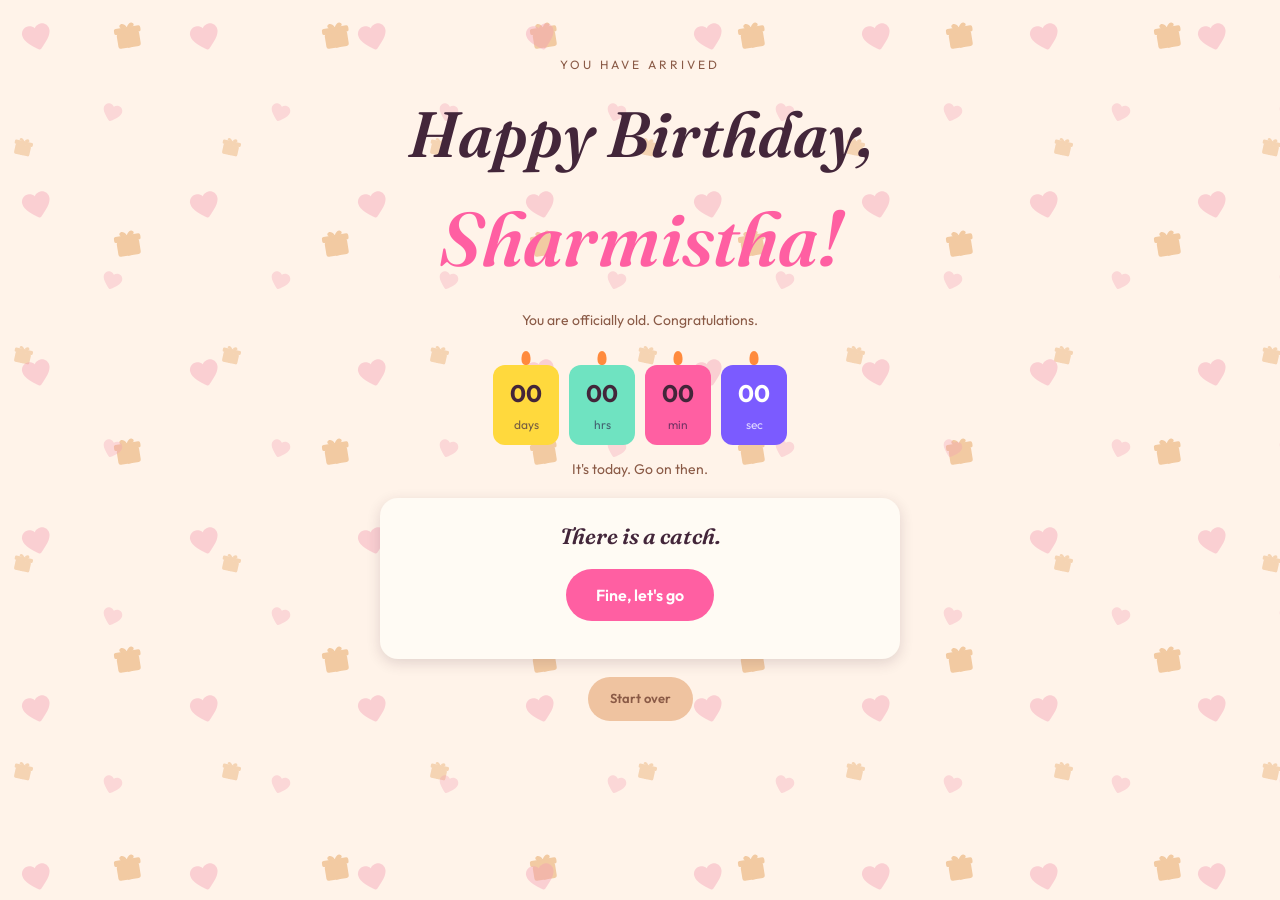
<file: index.html>
<!doctype html>
<html lang="en">
<head>
<meta charset="utf-8">
<meta name="viewport" content="width=device-width,initial-scale=1">
<title>Happy Birthday</title>
<link rel="preconnect" href="https://fonts.gstatic.com" crossorigin>
<link href="https://fonts.googleapis.com/css2?family=Fraunces:ital,wght@1,600&family=Outfit:wght@400;600&display=swap" rel="stylesheet">
<link rel="stylesheet" href="assets/style.css">
</head>
<body>
<nav id="flags"></nav>

<main class="wrap">
  <p class="eyebrow">You have arrived</p>
  <h1 style="font-size:clamp(38px,11vw,64px)">Happy Birthday,</h1>
  <h1 id="name" style="font-size:clamp(44px,13vw,76px);color:var(--pink)"></h1>
  <p class="hint">You are officially old. Congratulations.</p>

  <div class="count">
    <div class="unit"><b id="d">00</b><span>days</span></div>
    <div class="unit"><b id="h">00</b><span>hrs</span></div>
    <div class="unit"><b id="m">00</b><span>min</span></div>
    <div class="unit"><b id="s">00</b><span>sec</span></div>
  </div>
  <p class="hint" id="tick"></p>

  <div class="card">
    <h2 style="font-size:22px">There is a catch.</h2>
    <p class="hint" id="toll"></p>
    <p><a class="btn" id="go" href="gate1.html">Fine, let's go</a></p>
    <p class="hint" id="lockNote"></p>
  </div>

  <p><button class="btn" style="background:var(--soft);color:var(--dim);font-size:13px;padding:12px 22px"
     onclick="Prog.reset();location.reload()">Start over</button></p>
</main>

<script src="assets/app.js"></script>
<script>
document.getElementById("name").textContent = CONFIG.name + "!";
document.title = "Happy Birthday, " + CONFIG.name;

const target = new Date(CONFIG.birthday);
const pad = n => String(n).padStart(2, "0");

// Shows the gates as shut until midnight, then opens them in place - she
// should not have to reload the page at the moment it turns.
function paintLock() {
  const go = document.getElementById("go");
  const note = document.getElementById("lockNote");
  if (unlocked()) {
    go.classList.remove("locked");
    go.removeAttribute("aria-disabled");
    go.setAttribute("href", "gate1.html");
    go.textContent = "Fine, let's go";
    note.textContent = "";
  } else {
    go.classList.add("locked");
    go.setAttribute("aria-disabled", "true");
    go.removeAttribute("href");          // nothing to click, not even by keyboard
    go.textContent = "Locked until tomorrow";
    note.textContent = "None of it opens until it is actually your birthday.";
  }
}

function tick() {
  const left = target - Date.now();
  if (left <= 0) {
    document.querySelector(".count").hidden = true;
    document.getElementById("tick").textContent = "It's today. Go on then.";
    paintLock();                          // the gates open without a reload
    clearInterval(clock);
    return;
  }
  const s = Math.floor(left / 1000);
  d.textContent = pad(Math.floor(s / 86400));
  h.textContent = pad(Math.floor(s / 3600) % 24);
  m.textContent = pad(Math.floor(s / 60) % 60);
  document.getElementById("s").textContent = pad(s % 60);
}

// Run it once up front - setInterval alone leaves the clock reading 00:00:00:00
// for the first second, which next to "Locked until tomorrow" looks like the
// countdown has already finished.
tick();
const clock = setInterval(tick, 1000);

// The wall isn't a game, so the toll is everything before it.
const WORDS = ["no","One","Two","Three","Four","Five","Six","Seven","Eight","Nine","Ten"];
const games = GATES.length - 1;
document.getElementById("toll").textContent =
  (WORDS[games] || games) + " things stand between you and your presents. "
  + "None of them are fair.";

paintLock();
start();
</script>
</body>
</html>
</file>
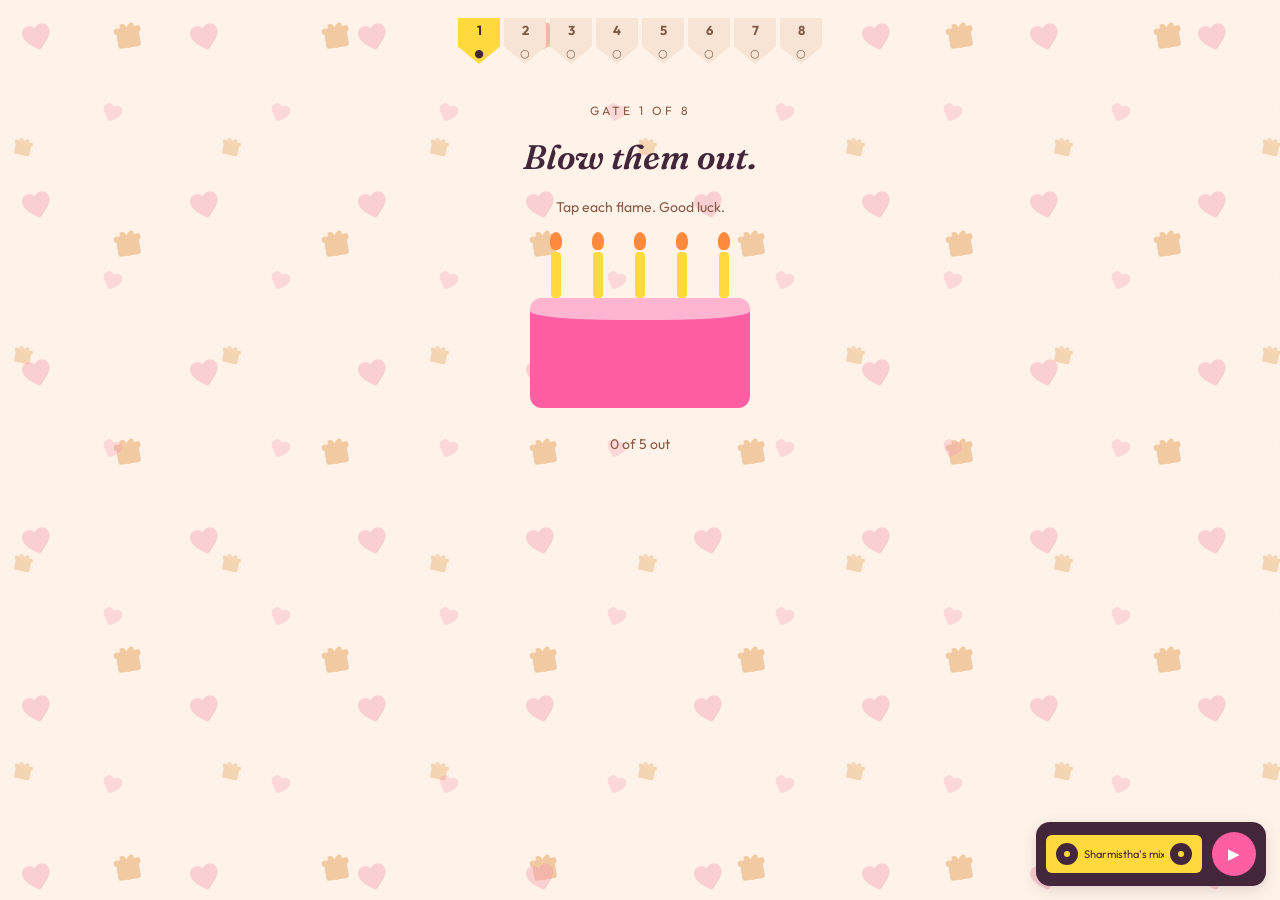
<file: game-catch.html>
<!doctype html>
<html lang="en">
<head>
<meta charset="utf-8">
<meta name="viewport" content="width=device-width,initial-scale=1">
<title>Gate 4 — Catch</title>
<link href="https://fonts.googleapis.com/css2?family=Fraunces:ital,wght@1,600&family=Outfit:wght@400;600&display=swap" rel="stylesheet">
<link rel="stylesheet" href="assets/style.css">
</head>
<body>
<nav id="flags"></nav>

<main class="wrap">
  <p class="eyebrow"></p>
  <h1 style="font-size:34px">Catch five.</h1>
  <p class="hint">Slide the basket. Arrow keys work too.</p>

  <canvas class="catch-stage" id="stage" width="320" height="380"
          tabindex="0" aria-label="Catch the falling presents"></canvas>
  <p class="hint" id="status" style="margin-top:16px">0 of 5 caught</p>

  <div class="card" id="cleared" hidden>
    <p class="cleared-text"></p>
    <a class="btn" href="#">Next gate</a>
  </div>
</main>

<script src="assets/app.js"></script>
<script>
Prog.guard();
start();

const W = 320, H = 380, NEED = 5;
const FLOOR = H - 34, BASKET_H = 18;
const COLORS = ["#FF5FA2", "#FFD93D", "#6FE3C1", "#7B5BFF"];

const cv = document.getElementById("stage");
const ctx = cv.getContext("2d");
const status = document.getElementById("status");
const calm = matchMedia("(prefers-reduced-motion: reduce)").matches;

// Reduced motion gets the endgame conditions from the very first frame.
let basketW = calm ? 240 : 70;
let speed   = calm ? 1.1 : 2.7;
let basketX = W / 2, caught = 0, missed = 0, over = false, raf = 0, spawn = 0;
let gifts = [];

const clampBasket = () => {
  basketX = Math.max(basketW / 2, Math.min(W - basketW / 2, basketX));
};

/* --- steering --- */
function aimAt(clientX) {
  const r = cv.getBoundingClientRect();
  basketX = (clientX - r.left) * (W / r.width);
  clampBasket();
}
cv.addEventListener("pointermove", e => { e.preventDefault(); aimAt(e.clientX); });
cv.addEventListener("pointerdown", e => { cv.focus(); aimAt(e.clientX); });
addEventListener("keydown", e => {
  if (e.key === "ArrowLeft")  { basketX -= 26; clampBasket(); e.preventDefault(); }
  if (e.key === "ArrowRight") { basketX += 26; clampBasket(); e.preventDefault(); }
});

/* --- the fold: every drop makes the basket harder to miss with --- */
const TAUNTS = [
  "The basket grew. We won't discuss it.",
  "Bigger basket. Slower presents. No comment.",
  "It's basically a net now.",
  "You would have to try to miss.",
  "At this point the basket is the floor."
];

function drop() {
  missed++;
  basketW = Math.min(W, basketW + 30);
  speed = Math.max(0.9, speed * 0.88);
  clampBasket();
  paint(TAUNTS[Math.min(missed, TAUNTS.length) - 1]);
}

function paint(extra) {
  status.textContent = caught + " of " + NEED + " caught" + (extra ? " \u2014 " + extra : "");
}

/* --- draw --- */
function gift(g) {
  ctx.fillStyle = g.col;
  ctx.fillRect(g.x - 13, g.y - 13, 26, 26);
  ctx.fillStyle = "rgba(255,255,255,.75)";
  ctx.fillRect(g.x - 2, g.y - 13, 4, 26);
  ctx.fillRect(g.x - 13, g.y - 2, 26, 4);
}

function frame() {
  ctx.clearRect(0, 0, W, H);

  if (--spawn <= 0) {
    gifts.push({ x: 24 + Math.random() * (W - 48), y: -16, col: COLORS[(Math.random() * 4) | 0] });
    spawn = calm ? 90 : 52;
  }

  gifts = gifts.filter(g => {
    g.y += speed;

    const landed = g.y + 13 >= FLOOR && g.y - 13 <= FLOOR + BASKET_H;
    if (landed) {
      if (Math.abs(g.x - basketX) <= basketW / 2 + 12) {
        caught++;
        paint();
        guide.bump();
        if (caught >= NEED) win("Five caught. The basket helped. Nobody saw.");
        return false;
      }
    }
    if (g.y - 13 > H) { drop(); return false; }
    return true;
  });

  gifts.forEach(gift);

  // basket
  ctx.fillStyle = "#2B1B44";
  ctx.fillRect(basketX - basketW / 2, FLOOR, basketW, BASKET_H);
  ctx.fillStyle = "#FFD93D";
  ctx.fillRect(basketX - basketW / 2, FLOOR, basketW, 5);

  if (!over) raf = requestAnimationFrame(frame);
}

function win(message) {
  if (over) return;
  over = true;
  cancelAnimationFrame(raf);
  guide.stop();
  paint();
  clearGate(message);
}

paint();
raf = requestAnimationFrame(frame);

const guide = mercy(40, () => win("Presents delivered by hand. Same result."));
</script>
</body>
</html>
</file>
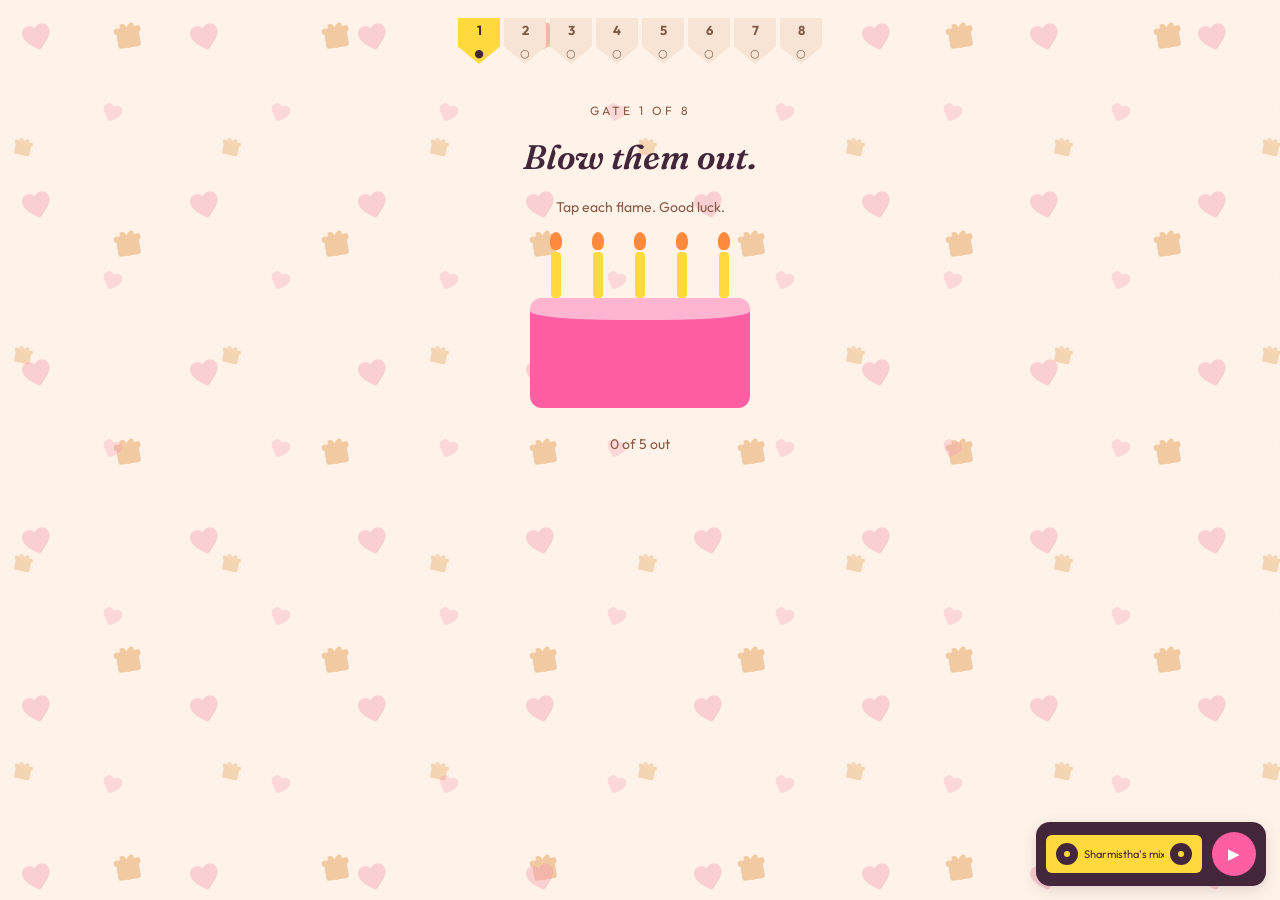
<file: game-code.html>
<!doctype html>
<html lang="en">
<head>
<meta charset="utf-8">
<meta name="viewport" content="width=device-width,initial-scale=1">
<title>Gate 7 — The lock</title>
<link href="https://fonts.googleapis.com/css2?family=Fraunces:ital,wght@1,600&family=Outfit:wght@400;600&display=swap" rel="stylesheet">
<link rel="stylesheet" href="assets/style.css">
</head>
<body>
<nav id="flags"></nav>

<main class="wrap">
  <p class="eyebrow"></p>
  <h1 style="font-size:34px">The last lock.</h1>
  <p class="hint">Four digits. Only you could possibly know it.</p>

  <div class="pin-dots" id="dots" role="status" aria-label="Code entry"></div>
  <div class="keypad" id="pad"></div>
  <p class="hint" id="status" style="margin-top:18px">Enter the code.</p>

  <div class="card" id="cleared" hidden>
    <p class="cleared-text"></p>
    <a class="btn" href="#">Open the wall</a>
  </div>
</main>

<script src="assets/app.js"></script>
<script>
Prog.guard();
start();

// The code is her birthday: day, then month. Nothing new to configure.
function codeFrom(iso) {
  const d = new Date(iso);
  if (isNaN(d.getTime())) return null;
  return String(d.getDate()).padStart(2, "0") + String(d.getMonth() + 1).padStart(2, "0");
}
const CODE = codeFrom(CONFIG.birthday);
const LOCK = CODE || "0000";

const dots = document.getElementById("dots");
const pad = document.getElementById("pad");
const status = document.getElementById("status");

let entry = "", tries = 0, over = false;

/* --- the hints give up faster than she will --- */
const HINTS = [
  CODE ? "It's a date." : "The birthday in the config is unreadable, so it's 0000.",
  "A date you know well.",
  "It's your date.",
  "Day, then month.",
  "It's " + LOCK + ". Openly. In writing."
];

for (const key of ["1","2","3","4","5","6","7","8","9","clear","0","del"]) {
  const b = document.createElement("button");
  b.className = "key" + (key === "clear" || key === "del" ? " key-alt" : "");
  b.textContent = key === "del" ? "\u232B" : key === "clear" ? "\u21BA" : key;
  b.setAttribute("aria-label",
    key === "del" ? "Delete" : key === "clear" ? "Clear" : "Digit " + key);
  b.onclick = () => press(key);
  pad.appendChild(b);
}

addEventListener("keydown", e => {
  if (/^[0-9]$/.test(e.key)) press(e.key);
  else if (e.key === "Backspace") { press("del"); e.preventDefault(); }
  else if (e.key === "Escape") press("clear");
});

function press(key) {
  if (over) return;
  if (key === "del") entry = entry.slice(0, -1);
  else if (key === "clear") entry = "";
  else if (entry.length < 4) entry += key;

  paint();
  if (entry.length === 4) setTimeout(check, 220);
}

function check() {
  // After five wrong tries the lock stops caring what you typed.
  if (entry === LOCK || tries >= HINTS.length) {
    return win(entry === LOCK
      ? "Open. It was your own birthday."
      : "The lock gave up before you did.");
  }

  status.textContent = HINTS[tries];
  tries++;
  guide.bump();                       // she is still trying; no need to step in
  entry = "";
  dots.classList.add("wrong");
  setTimeout(() => { dots.classList.remove("wrong"); paint(); }, 420);
}

function paint() {
  dots.innerHTML = Array.from({ length: 4 }, (_, i) =>
    `<span class="dot${i < entry.length ? " filled" : ""}"></span>`).join("");
}

function win(message) {
  if (over) return;
  over = true;
  guide.stop();
  entry = LOCK;
  paint();
  status.textContent = "Unlocked.";
  pad.querySelectorAll("button").forEach(b => b.disabled = true);
  clearGate(message);
}

paint();

const guide = mercy(45, () => win("The lock let you in out of pity."));
</script>
</body>
</html>
</file>
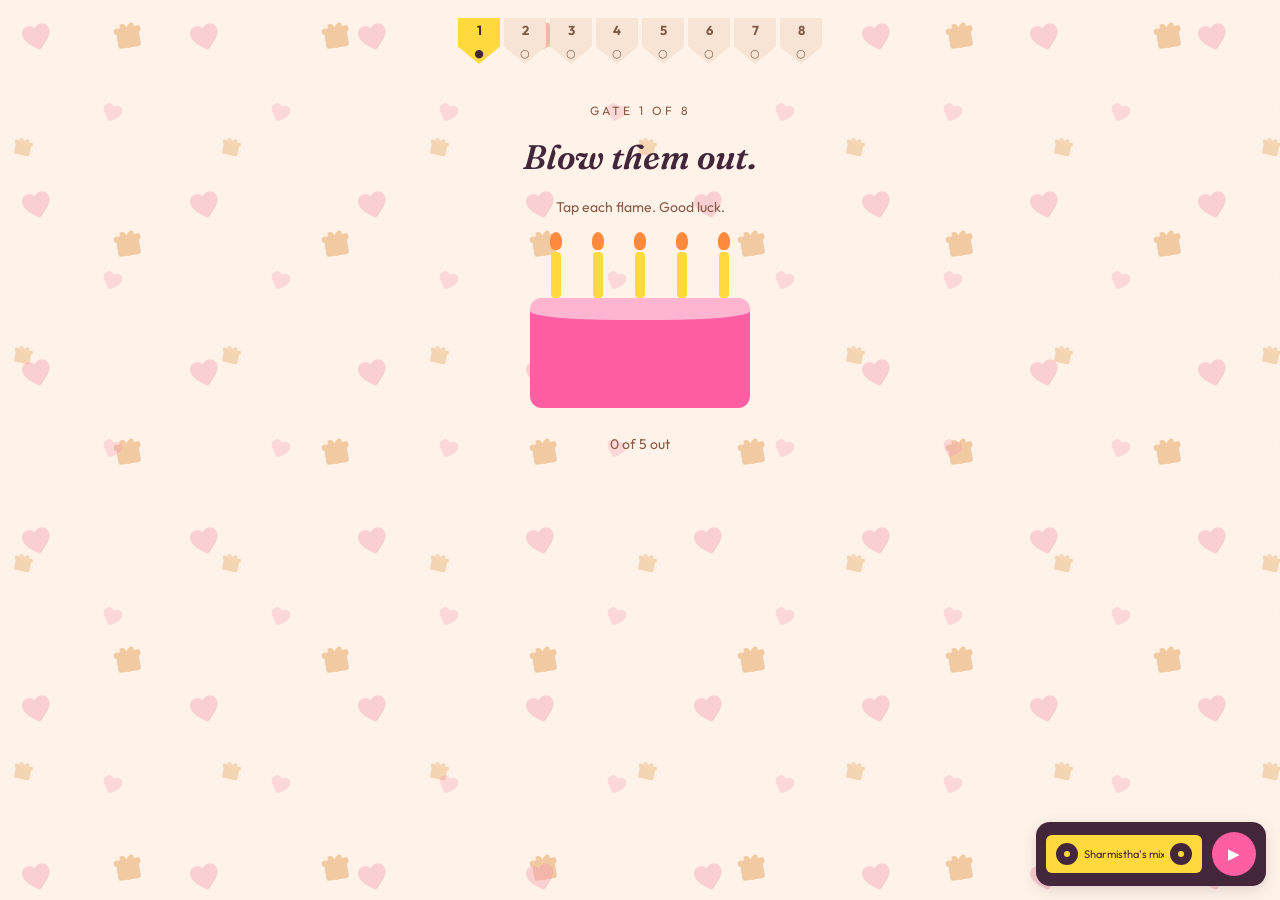
<file: game-memory.html>
<!doctype html>
<html lang="en">
<head>
<meta charset="utf-8">
<meta name="viewport" content="width=device-width,initial-scale=1">
<title>Gate 2 — Memory</title>
<link href="https://fonts.googleapis.com/css2?family=Fraunces:ital,wght@1,600&family=Outfit:wght@400;600&display=swap" rel="stylesheet">
<link rel="stylesheet" href="assets/style.css">
</head>
<body>
<nav id="flags"></nav>

<main class="wrap">
  <p class="eyebrow"></p>
  <h1 style="font-size:34px">Find the pairs.</h1>
  <p class="hint">Six pairs. Your memory is famously excellent.</p>

  <div class="memory-grid" id="grid"></div>
  <p class="hint" id="status" style="margin-top:22px">0 of 6 pairs</p>

  <div class="card" id="cleared" hidden>
    <p class="cleared-text"></p>
    <a class="btn" href="#">Next gate</a>
  </div>
</main>

<script src="assets/app.js"></script>
<script>
Prog.guard();
start();

const FACES = ["\u{1F382}", "\u{1F388}", "\u{1F381}", "\u{1F370}", "\u{1F389}", "\u2B50"];
const PAIRS = FACES.length;

// Fisher-Yates, so the layout is different every time she comes back.
const deck = FACES.concat(FACES);
for (let i = deck.length - 1; i > 0; i--) {
  const j = (Math.random() * (i + 1)) | 0;
  [deck[i], deck[j]] = [deck[j], deck[i]];
}

const grid = document.getElementById("grid");
const status = document.getElementById("status");

let first = null, busy = false, misses = 0, found = 0, over = false;

// No shortcuts: a wrong pair always turns back over, however many times she
// gets it wrong. If she genuinely stalls, mercy below is the way out.

const tiles = deck.map((face, i) => {
  const b = document.createElement("button");
  b.className = "card-tile";
  b.innerHTML = `<span class="face">${face}</span>`;
  b.setAttribute("aria-label", "Card " + (i + 1));
  b.onclick = () => tap(i);
  grid.appendChild(b);
  return b;
});

const show = i => { tiles[i].classList.add("up"); };
const hide = i => { if (tiles[i].dataset.done !== "1") tiles[i].classList.remove("up"); };

function lockPair(a, b) {
  [a, b].forEach(i => {
    tiles[i].dataset.done = "1";
    tiles[i].classList.add("up", "done");
    tiles[i].disabled = true;
  });
  found++;
  paint();
  guide.bump();                       // progress: put the way out away again
  if (found === PAIRS) win("Six pairs. Nobody doubted you.");
}

function tap(i) {
  if (over || busy) return;
  if (tiles[i].dataset.done === "1") return;
  if (first === i) return;

  show(i);

  if (first === null) { first = i; return; }

  const a = first;
  first = null;

  if (deck[a] === deck[i]) { lockPair(a, i); return; }

  misses++;
  paint();

  busy = true;
  setTimeout(() => { hide(a); hide(i); busy = false; }, 800);
}

const TAUNTS = [
  "Close.",
  "Not those two.",
  "You had that one a moment ago.",
  "Confidently wrong.",
  "They are not going to start helping.",
  "Still six pairs in there somewhere."
];

function paint() {
  status.textContent = found + " of " + PAIRS + " pairs"
    + (misses && !over ? " \u2014 " + TAUNTS[Math.min(misses, TAUNTS.length) - 1] : "");
}

function win(message) {
  over = true;
  guide.stop();
  tiles.forEach(t => { t.disabled = true; t.classList.add("up"); });
  status.textContent = PAIRS + " of " + PAIRS + " pairs";
  clearGate(message);
}

// Only if she genuinely stalls - the clock restarts on every pair she finds.
const guide = mercy(45, () => win("You waited it out. Respectable strategy."));
</script>
</body>
</html>
</file>
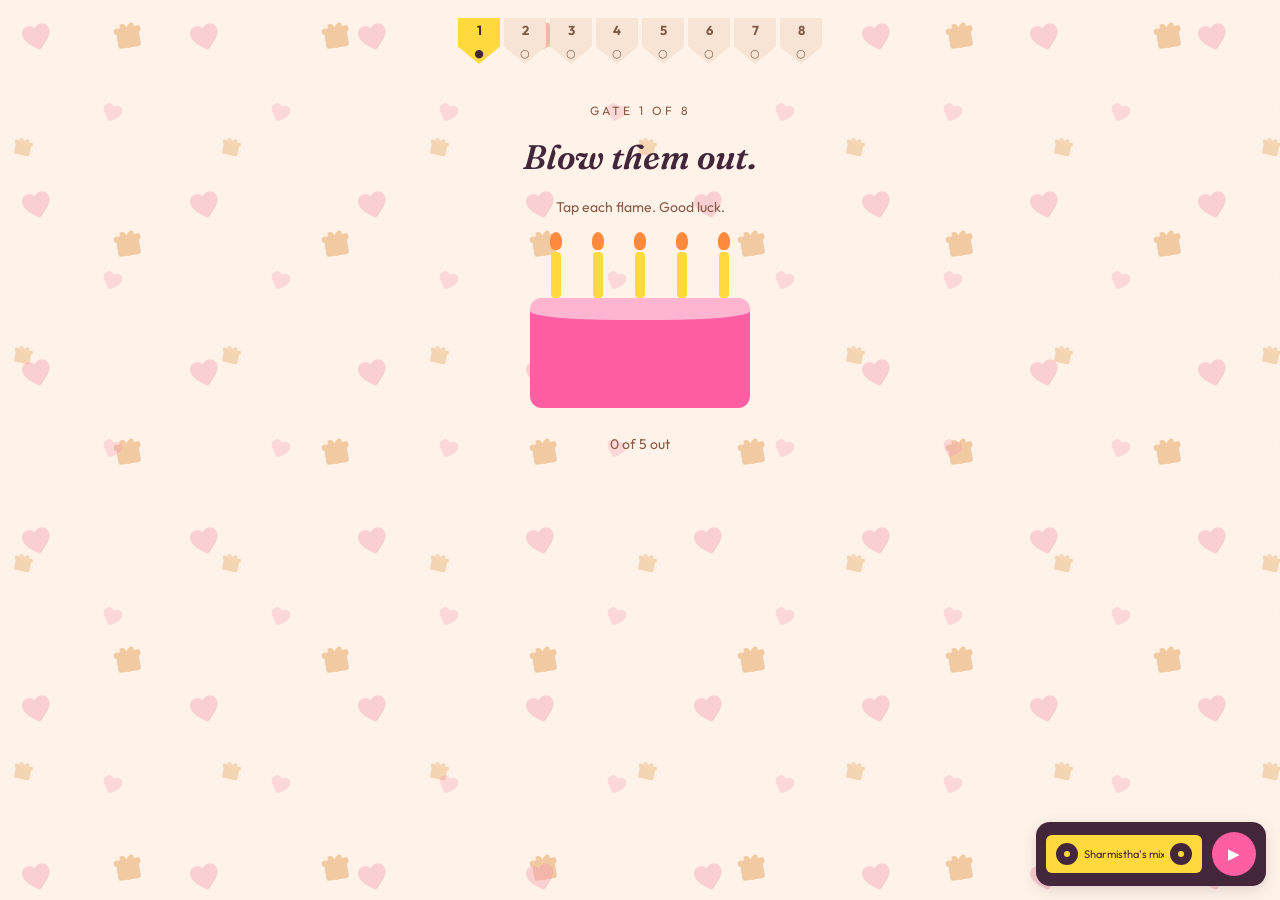
<file: gate1.html>
<!doctype html>
<html lang="en">
<head>
<meta charset="utf-8">
<meta name="viewport" content="width=device-width,initial-scale=1">
<title>Gate 1 — Candles</title>
<link href="https://fonts.googleapis.com/css2?family=Fraunces:ital,wght@1,600&family=Outfit:wght@400;600&display=swap" rel="stylesheet">
<link rel="stylesheet" href="assets/style.css">
</head>
<body>
<nav id="flags"></nav>

<main class="wrap">
  <p class="eyebrow"></p>
  <h1 style="font-size:34px">Blow them out.</h1>
  <p class="hint">Tap each flame. Good luck.</p>

  <div class="cake" id="cake"></div>
  <p class="hint" id="status" style="margin-top:26px">0 of 5 out</p>

  <div class="card" id="cleared" hidden>
    <p class="cleared-text"></p>
    <a class="btn" href="#">Next gate</a>
  </div>
</main>

<script src="assets/app.js"></script>
<script>
Prog.guard();
start();

// How many times each candle stubbornly relights itself.
const RELIGHTS = [1, 2, 1, 3, 5];
const cake = document.getElementById("cake");
const status = document.getElementById("status");
const left = RELIGHTS.slice();
let pending = 0;   // relights currently on their way back

RELIGHTS.forEach((_, i) => {
  const c = document.createElement("button");
  c.className = "candle";
  c.style.left = (21 + i * 42) + "px";   // 42px apart so the tap areas never overlap
  c.setAttribute("aria-label", "Candle " + (i + 1));
  c.onclick = () => blow(i, c);
  cake.appendChild(c);
});

function blow(i, el) {
  if (el.classList.contains("out")) return;
  el.classList.add("out");

  if (left[i] > 0) {
    left[i]--;
    pending++;                      // this one is coming back
    setTimeout(() => {
      el.classList.remove("out");
      el.classList.add("relit");
      setTimeout(() => el.classList.remove("relit"), 400);
      pending--;
      count();
    }, 650 + Math.random() * 900);
  }

  // After the relight is booked, not before - counting first let the final
  // tap win while its own relight was still a line of code away.
  count();
}

function count() {
  const out = cake.querySelectorAll(".candle.out").length;
  const total = RELIGHTS.length;
  status.textContent = out + " of " + total + " out"
    + (out < total && left[4] === 0 ? " — the last one is just tired now" : "");
  // Every candle dark AND nothing queued to relight. Without the pending
  // check, tapping all five quickly won instantly - they were all briefly
  // "out" while their relights were still on the way, so the relight counts
  // above may as well not have existed.
  if (out === total && pending === 0) {
    clearGate("All out. That took longer than it should have.");
    cake.querySelectorAll(".candle").forEach(c => c.disabled = true);
  }
}
</script>
</body>
</html>
</file>
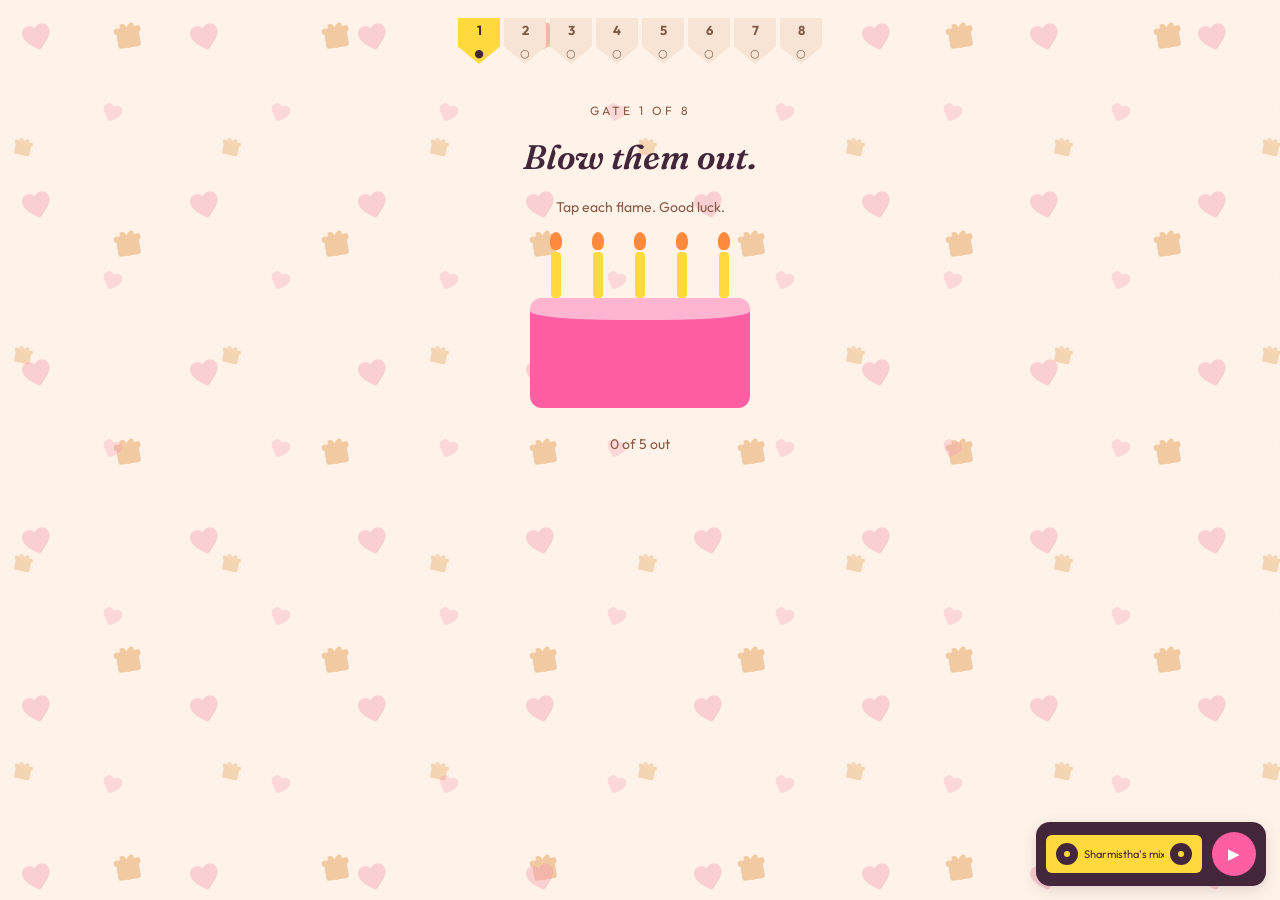
<file: gate2.html>
<!doctype html>
<html lang="en">
<head>
<meta charset="utf-8">
<meta name="viewport" content="width=device-width,initial-scale=1">
<title>Gate 2 — Balloons</title>
<link href="https://fonts.googleapis.com/css2?family=Fraunces:ital,wght@1,600&family=Outfit:wght@400;600&display=swap" rel="stylesheet">
<link rel="stylesheet" href="assets/style.css">
</head>
<body>
<nav id="flags"></nav>

<main class="wrap">
  <p class="eyebrow"></p>
  <h1 style="font-size:34px">Pop them all.</h1>
  <p class="hint">Each one is hiding a letter.</p>

  <div class="sky" id="sky"></div>
  <p class="spelled" id="spelled"></p>
  <p class="hint" id="taunt"></p>

  <div class="card" id="cleared" hidden>
    <p class="cleared-text"></p>
    <a class="btn" href="#">Next gate</a>
  </div>
</main>

<script src="assets/app.js"></script>
<script>
Prog.guard();
start();

const LETTERS = CONFIG.name.toUpperCase().replace(/[^A-Z]/g, "").split("");
const COLORS = ["#FF5FA2", "#FFD93D", "#6FE3C1", "#7B5BFF", "#2B1B44"];
const sky = document.getElementById("sky");
const out = document.getElementById("spelled");
const taunt = document.getElementById("taunt");

// One balloon refuses to be caught — until it doesn't.
// The sky grows with the name - four balloons to a row - so a long name
// still lands inside it instead of spilling past the bottom.
const COLS = 4, ROW = 108, BW = 52, BH = 64;
const rows = Math.ceil(LETTERS.length / COLS);
const skyH = rows * ROW + 24;
sky.style.height = skyH + "px";

// fx is a fraction of the room actually left over once the balloon's own
// width is taken off, so it can never hang off the right edge.
function put(b, fx, top) {
  const f = Math.max(0, Math.min(1, fx));
  b.style.left = "calc((100% - " + BW + "px) * " + f.toFixed(3) + ")";
  b.style.top = Math.max(0, Math.min(skyH - BH, top)) + "px";
}

const RUNNER = Math.floor(Math.random() * LETTERS.length);
let dodges = 0, popped = 0;
const found = LETTERS.map(() => "_");

LETTERS.forEach((letter, i) => {
  const b = document.createElement("button");
  b.className = "balloon";
  b.textContent = letter;
  b.style.background = COLORS[i % COLORS.length];
  b.style.color = COLORS[i % COLORS.length] === "#FFD93D" ? "#2B1B44" : "#fff";
  place(b, i);
  b.onclick = () => (i === RUNNER && dodges < 8) ? dodge(b) : pop(b, i);
  sky.appendChild(b);
});

function place(b, i) {
  const col = i % COLS, row = Math.floor(i / COLS);
  // A short last row gets spread across the full width rather than bunched
  // at the left - SHARMITHA leaves one balloon on its own.
  const inRow = Math.min(COLS, LETTERS.length - row * COLS);
  put(b, (col + 0.5) / inRow - 0.04 + Math.random() * 0.08,
         row * ROW + 8 + Math.random() * 12);
}

function dodge(b) {
  dodges++;
  put(b, Math.random(), Math.random() * (skyH - BH));
  taunt.textContent = dodges < 8
    ? ["Missed.", "Not even close.", "It saw that coming.", "Try harder."][dodges % 4]
    : "Fine. It's tired. Tap it.";
}

function pop(b, i) {
  if (b.classList.contains("gone")) return;
  b.classList.add("gone");
  found[i] = LETTERS[i];
  out.textContent = found.join(" ");
  if (++popped === LETTERS.length) {
    taunt.textContent = "";
    clearGate("That is your name. We checked.");
  }
}

out.textContent = found.join(" ");
</script>
</body>
</html>
</file>
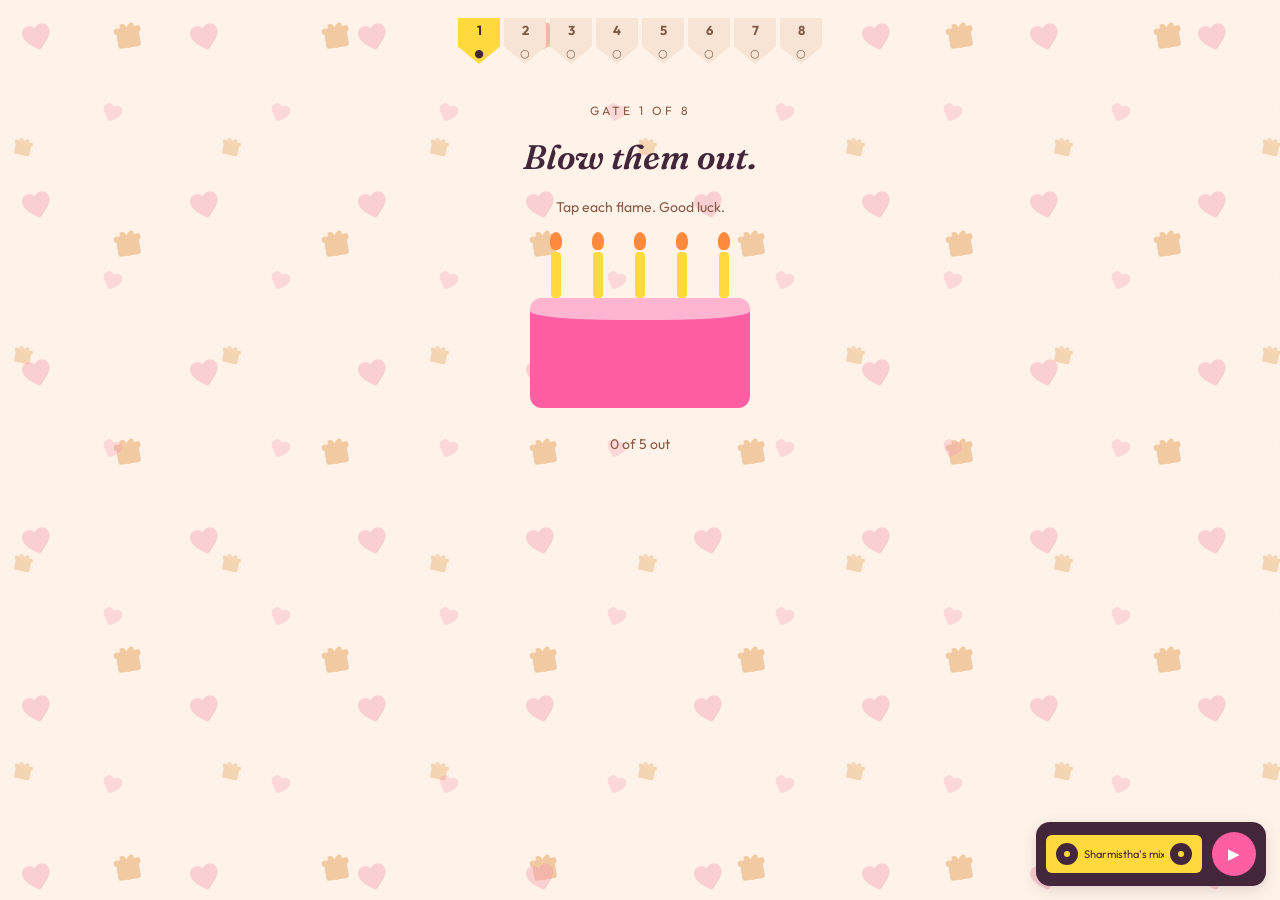
<file: gate3.html>
<!doctype html>
<html lang="en">
<head>
<meta charset="utf-8">
<meta name="viewport" content="width=device-width,initial-scale=1">
<title>Gate 3 — Unwrap</title>
<link href="https://fonts.googleapis.com/css2?family=Fraunces:ital,wght@1,600&family=Outfit:wght@400;600&display=swap" rel="stylesheet">
<link rel="stylesheet" href="assets/style.css">
</head>
<body>
<nav id="flags"></nav>

<main class="wrap">
  <p class="eyebrow"></p>
  <h1 style="font-size:34px">Unwrap them.</h1>
  <p class="hint">Drag your finger to tear the paper off.</p>

  <div class="gift">
    <img id="photo" alt="">
    <canvas id="paper" width="320" height="320"></canvas>
  </div>
  <p class="serif" id="caption" style="font-size:17px;min-height:26px"></p>
  <p class="hint" id="progress"></p>

  <div class="card" id="cleared" hidden>
    <p class="cleared-text"></p>
    <a class="btn" href="#">Next gate</a>
  </div>
</main>

<script src="assets/app.js"></script>
<script>
Prog.guard();
start();

const photos = CONFIG.photos;
const img = document.getElementById("photo");
const cap = document.getElementById("caption");
const note = document.getElementById("progress");
const cv = document.getElementById("paper");
const ctx = cv.getContext("2d");

let index = 0, layer = 0, drawing = false;
// The last gift is wrapped twice. Because of course it is.
const layersFor = i => (i === photos.length - 1 ? 2 : 1);

function wrap() {
  const shades = ["#FF5FA2", "#7B5BFF", "#6FE3C1"];
  ctx.globalCompositeOperation = "source-over";
  ctx.fillStyle = shades[(index + layer) % 3];
  ctx.fillRect(0, 0, 320, 320);
  ctx.fillStyle = "rgba(255,255,255,.35)";
  for (let y = -320; y < 320; y += 26) {
    ctx.save(); ctx.translate(0, y); ctx.rotate(-0.4);
    ctx.fillRect(-40, 0, 500, 10); ctx.restore();
  }
  ctx.globalCompositeOperation = "destination-out";
}

function load() {
  img.src = photos[index].src;
  img.alt = photos[index].caption;
  cap.textContent = "";
  layer = 0;
  wrap();
  note.textContent = "Gift " + (index + 1) + " of " + photos.length
    + (layersFor(index) > 1 ? " — this one feels thick" : "");
}

function scratch(e) {
  if (!drawing) return;
  const r = cv.getBoundingClientRect();
  const x = (e.clientX - r.left) * 320 / r.width;
  const y = (e.clientY - r.top) * 320 / r.height;
  ctx.beginPath(); ctx.arc(x, y, 26, 0, 7); ctx.fill();
}

cv.addEventListener("pointerdown", e => { drawing = true; cv.setPointerCapture(e.pointerId); scratch(e); });
cv.addEventListener("pointermove", scratch);
cv.addEventListener("pointerup", () => { drawing = false; check(); });

function cleared() {
  const d = ctx.getImageData(0, 0, 320, 320).data;
  let clear = 0;
  for (let i = 3; i < d.length; i += 40) if (d[i] < 40) clear++;
  return clear / (d.length / 40);
}

function check() {
  if (cleared() < 0.55) return;
  if (++layer < layersFor(index)) { note.textContent = "There's another layer. Sorry."; wrap(); return; }

  ctx.clearRect(0, 0, 320, 320);
  cap.textContent = photos[index].caption;

  if (index + 1 < photos.length) {
    note.textContent = "Next one.";
    setTimeout(() => { index++; load(); }, 1400);
  } else {
    note.textContent = "";
    clearGate("Every photo, unwrapped. No takebacks.");
  }
}

load();
</script>
</body>
</html>
</file>
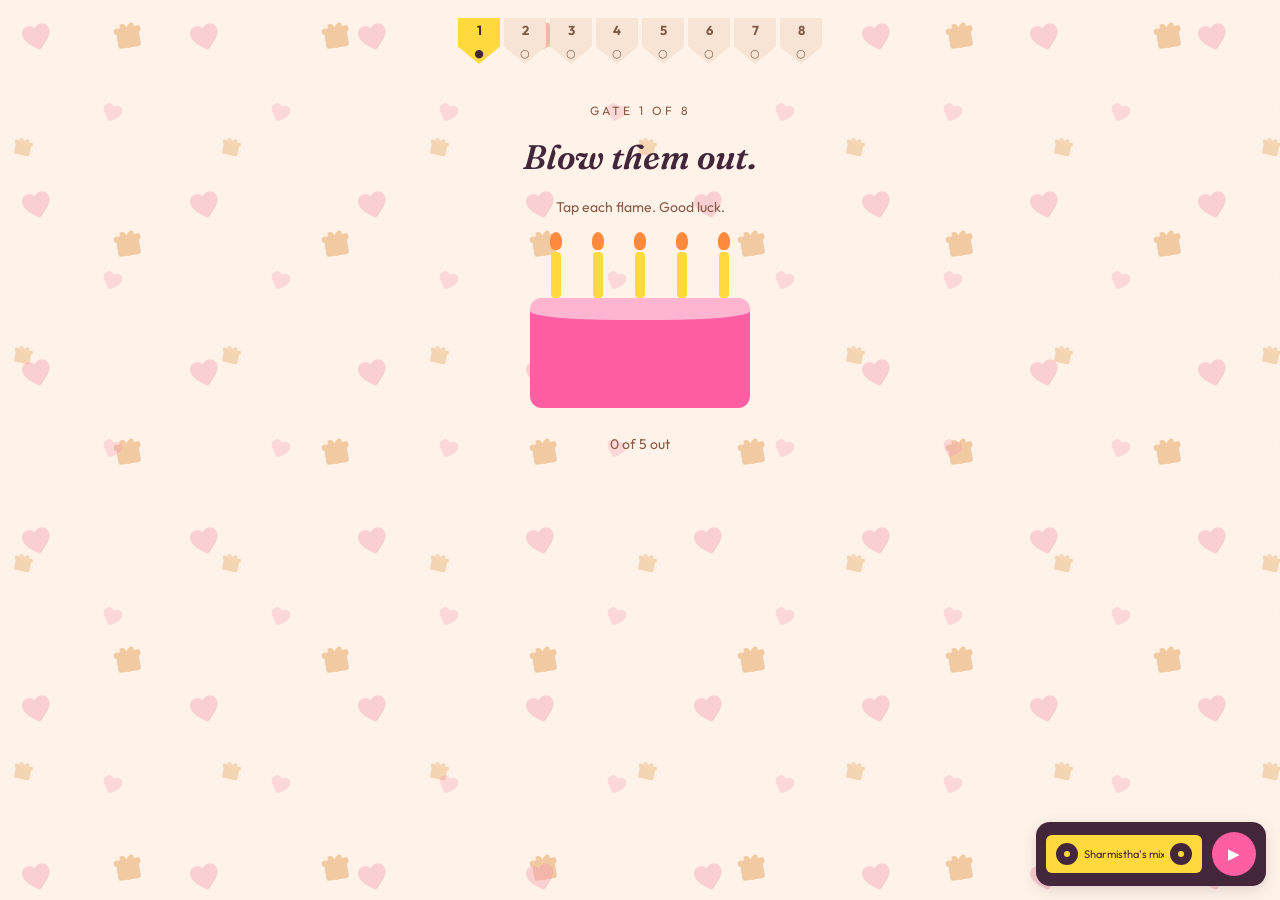
<file: gate4.html>
<!doctype html>
<html lang="en">
<head>
<meta charset="utf-8">
<meta name="viewport" content="width=device-width,initial-scale=1">
<title>Gate 4 — One question</title>
<link href="https://fonts.googleapis.com/css2?family=Fraunces:ital,wght@1,600&family=Outfit:wght@400;600&display=swap" rel="stylesheet">
<link rel="stylesheet" href="assets/style.css">
</head>
<body>
<nav id="flags"></nav>

<main class="wrap">
  <p class="eyebrow"></p>
  <h1 style="font-size:34px">One question.</h1>
  <p class="hint" style="font-size:17px;color:var(--ink)">Who is the best person alive?</p>

  <div class="answers" id="answers"></div>
  <p class="hint" id="taunt"></p>

  <div class="card" id="cleared" hidden>
    <p class="cleared-text"></p>
    <a class="btn" href="#">Open the wall</a>
  </div>
</main>

<script src="assets/app.js"></script>
<script>
Prog.guard();
start();

const box = document.getElementById("answers");
const taunt = document.getElementById("taunt");
const WRONG = ["Also you", "Still you", "Honestly, you", "Me"];
let scale = 1, tries = 0;

// The right answer.
const right = document.createElement("button");
right.className = "ans right";
right.textContent = CONFIG.name;
right.style.width = "200px";
right.style.height = "70px";
right.style.fontSize = "20px";
right.onclick = () => {
  taunt.textContent = "";
  clearGate("Correct. It was never going to be anyone else.");
  box.querySelectorAll(".ans").forEach(b => b.disabled = true);
};
box.appendChild(right);

// The wrong ones, which cannot be caught and know they are wrong.
WRONG.forEach((label, i) => {
  const b = document.createElement("button");
  b.className = "ans";
  b.textContent = label;
  b.dataset.size = 1;
  b.style.width = "110px";
  b.style.height = "40px";
  b.style.fontSize = "13px";
  b.style.left = (10 + (i % 2) * 48) + "%";
  b.style.top = (35 + Math.floor(i / 2) * 30) + "%";
  const flee = () => shrink(b);
  b.addEventListener("pointerenter", flee);
  b.addEventListener("click", flee);
  box.appendChild(b);
});

function shrink(b) {
  const size = Math.max(0.25, (b.dataset.size *= 0.72));
  b.dataset.size = size;
  b.style.width = 110 * size + "px";
  b.style.height = 40 * size + "px";
  b.style.fontSize = 13 * size + "px";
  b.style.left = (5 + Math.random() * 70) + "%";
  b.style.top = (28 + Math.random() * 55) + "%";
  if (size <= 0.3) b.style.opacity = 0.3;

  grow();
  taunt.textContent = ["Hm.", "That one ran away.", "It doesn't want to be picked.",
                       "You're making this harder than it is."][tries % 4];
}

function grow() {
  scale = Math.min(2.1, scale + 0.16);
  tries++;
  right.style.width = Math.min(300, 200 * scale) + "px";
  right.style.height = 70 * Math.min(1.7, scale) + "px";
  right.style.fontSize = Math.min(38, 20 * scale) + "px";
}
</script>
</body>
</html>
</file>
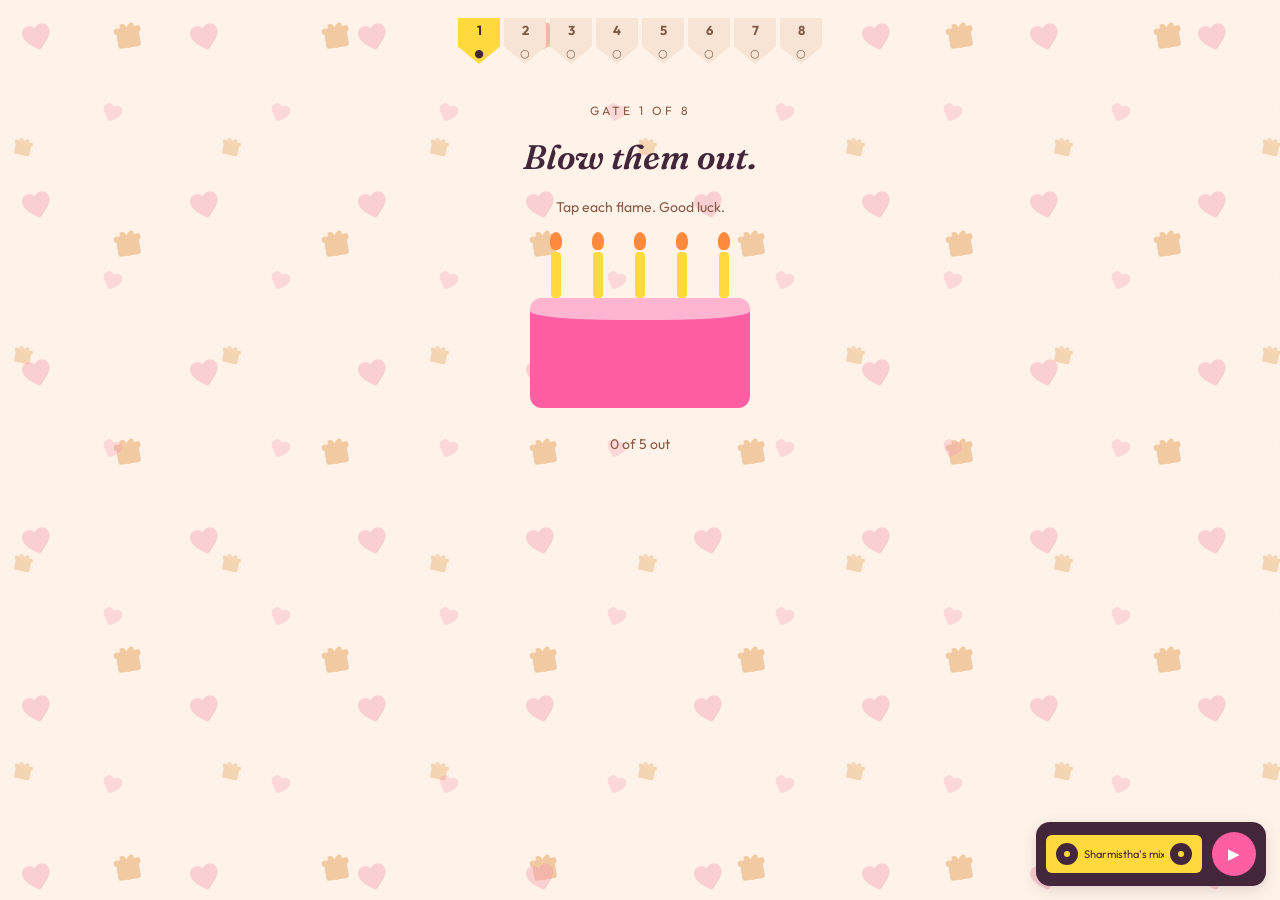
<file: wall.html>
<!doctype html>
<html lang="en">
<head>
<meta charset="utf-8">
<meta name="viewport" content="width=device-width,initial-scale=1">
<title>The wall</title>
<link href="https://fonts.googleapis.com/css2?family=Fraunces:ital,wght@1,600&family=Outfit:wght@400;600&display=swap" rel="stylesheet">
<link rel="stylesheet" href="assets/style.css">
</head>
<body>
<nav id="flags"></nav>

<main class="wrap" style="max-width:640px">
  <p class="eyebrow" data-eyebrow-suffix="— no game"></p>
  <h1 style="font-size:38px">You earned it.</h1>
  <p class="hint">Everyone wrote something. Here it is.</p>

  <h2 style="font-size:22px;margin-top:38px;text-align:left">The evidence</h2>
  <div class="grid" id="grid"></div>

  <h2 style="font-size:22px;margin-top:38px;text-align:left">The wall</h2>
  <div class="notes" id="notes"></div>

  <p class="serif" style="font-size:20px;margin:44px 0 10px">That's the whole site.</p>
  <p class="hint">Have the best one yet.</p>
</main>

<script src="assets/app.js"></script>
<script>
// Only record the whole thing as finished if we are actually staying here -
// a redirected page would otherwise mark every gate done on the way out.
if (Prog.guard()) Prog.set(GATES.length);
start();

// The wall shows everything; the unwrap gate only used a few of them.
// loading="lazy" so a phone is not pulling nine photos before she scrolls.
const shots = CONFIG.gallery || CONFIG.photos;
document.getElementById("grid").innerHTML = shots.map(p =>
  `<figure class="polaroid"><img src="${p.src}" alt="" loading="lazy" decoding="async">`
  + `<figcaption>${p.caption}</figcaption></figure>`
).join("");

// Only sign a note that carries a name - an empty `from` used to leave a
// stray em dash sitting under the message.
document.getElementById("notes").innerHTML = CONFIG.notes.map(n =>
  `<div class="note">${n.text}`
  + (n.from ? `<b>— ${n.from}</b>` : "")
  + `</div>`
).join("");

setTimeout(() => confetti(140), 400);
</script>
</body>
</html>
</file>
<file: assets/style.css>
:root{
  --pink:#FF5FA2; --lemon:#FFD93D; --mint:#6FE3C1; --grape:#7B5BFF;
  --ink:#43263A; --paper:#FFFBF4; --bg:#FFF3E9; --soft:#EFC3A0; --dim:#8A5A46;
  --shadow:0 4px 14px rgba(67,38,58,.16);
}
*{box-sizing:border-box}
html,body{margin:0}
html{-webkit-text-size-adjust:100%;text-size-adjust:100%}
body{
  background:var(--bg);
  /* hearts and gifts on two differently-sized tiles, so the two layers drift
     against each other instead of locking into a visible grid */
  background-image:
    url("data:image/svg+xml,%3Csvg%20xmlns='http://www.w3.org/2000/svg'%20width='168'%20height='168'%20viewBox='0%200%20168%20168'%3E%3Cg%20fill='%23F49CB2'%3E%3Cg%20transform='translate(14,22)%20rotate(-14)%20scale(1.55)'%20opacity='0.42'%3E%3Cpath%20d='M12%2021.2c-.5%200-.9-.2-1.2-.5C7.4%2017.6%203%2014%203%209.9%203%207.2%205.1%205%207.8%205c1.7%200%203.2.8%204.2%202.1C13%205.8%2014.5%205%2016.2%205%2018.9%205%2021%207.2%2021%209.9c0%204.1-4.4%207.7-7.8%2010.8-.3.3-.7.5-1.2.5z'/%3E%3C/g%3E%3Cg%20transform='translate(104,96)%20rotate(17)%20scale(1.05)'%20opacity='0.32'%3E%3Cpath%20d='M12%2021.2c-.5%200-.9-.2-1.2-.5C7.4%2017.6%203%2014%203%209.9%203%207.2%205.1%205%207.8%205c1.7%200%203.2.8%204.2%202.1C13%205.8%2014.5%205%2016.2%205%2018.9%205%2021%207.2%2021%209.9c0%204.1-4.4%207.7-7.8%2010.8-.3.3-.7.5-1.2.5z'/%3E%3C/g%3E%3C/g%3E%3C/svg%3E"),
    url("data:image/svg+xml,%3Csvg%20xmlns='http://www.w3.org/2000/svg'%20width='208'%20height='208'%20viewBox='0%200%20208%20208'%3E%3Cg%20fill='%23E39C52'%3E%3Cg%20transform='translate(24,118)%20rotate(-9)%20scale(1.45)'%20opacity='0.48'%3E%3Crect%20x='4.2'%20y='10.5'%20width='15.6'%20height='10.5'%20rx='1.6'/%3E%3Crect%20x='2.8'%20y='6.9'%20width='18.4'%20height='4.2'%20rx='1.3'/%3E%3Crect%20x='10.7'%20y='6.9'%20width='2.6'%20height='14.1'/%3E%3Cpath%20d='M12%207c-1.1-2.1-2.6-3.1-4-2.6-1.3.5-1.3%202.1%200%202.6.9.3%202.4.3%204%200z'/%3E%3Cpath%20d='M12%207c1.1-2.1%202.6-3.1%204-2.6%201.3.5%201.3%202.1%200%202.6-.9.3-2.4.3-4%200z'/%3E%3C/g%3E%3Cg%20transform='translate(138,22)%20rotate(12)%20scale(1.0)'%20opacity='0.36'%3E%3Crect%20x='4.2'%20y='10.5'%20width='15.6'%20height='10.5'%20rx='1.6'/%3E%3Crect%20x='2.8'%20y='6.9'%20width='18.4'%20height='4.2'%20rx='1.3'/%3E%3Crect%20x='10.7'%20y='6.9'%20width='2.6'%20height='14.1'/%3E%3Cpath%20d='M12%207c-1.1-2.1-2.6-3.1-4-2.6-1.3.5-1.3%202.1%200%202.6.9.3%202.4.3%204%200z'/%3E%3Cpath%20d='M12%207c1.1-2.1%202.6-3.1%204-2.6%201.3.5%201.3%202.1%200%202.6-.9.3-2.4.3-4%200z'/%3E%3C/g%3E%3C/g%3E%3C/svg%3E");
  background-size:168px 168px, 208px 208px;
  background-position:0 0, 84px 110px;
  color:var(--ink);
  font:16px/1.5 "Outfit",system-ui,-apple-system,sans-serif;
  padding:0 max(20px,env(safe-area-inset-left)) calc(160px + env(safe-area-inset-bottom));
  padding-right:max(20px,env(safe-area-inset-right));
  overscroll-behavior:none;
  -webkit-tap-highlight-color:transparent;
}
h1,h2,.serif{font-family:"Fraunces",Georgia,serif;font-style:italic;font-weight:600;margin:0}
.eyebrow{font-size:12px;letter-spacing:3px;color:var(--dim);text-transform:uppercase}
.hint{color:var(--dim);font-size:14px}
.wrap{max-width:520px;margin:0 auto;text-align:center}

/* bunting nav */
#flags{display:flex;flex-wrap:wrap;justify-content:center;gap:4px;padding:18px 0 26px}
#flags a{text-decoration:none}
.flag{
  display:grid;place-items:center;width:min(42px,9vw);height:46px;font-size:11px;color:var(--ink);
  clip-path:polygon(0 0,100% 0,100% 62%,50% 100%,0 62%);background:var(--soft);
}
.flag b{display:block;font-size:13px}
.flag.done{background:var(--mint)}
.flag.here{background:var(--lemon)}
.flag.locked{background:#F8E4D5;color:#7F5A45}

/* generic card + button */
.card{background:var(--paper);border-radius:18px;box-shadow:var(--shadow);padding:22px;margin:18px 0}
.btn{
  display:inline-block;background:var(--pink);color:#fff;border:0;border-radius:999px;
  padding:14px 30px;font:inherit;font-weight:600;text-decoration:none;cursor:pointer;
  min-height:44px;touch-action:manipulation;
}
.btn:active{transform:translateY(1px)}
.btn.locked{background:var(--soft);color:var(--dim);cursor:default;pointer-events:none}
.btn.locked:active{transform:none}
:focus-visible{outline:3px solid var(--grape);outline-offset:3px}

/* cleared banner */
#cleared{background:var(--grape);color:var(--paper);border-radius:16px;padding:20px;margin-top:24px}
#cleared .btn{background:var(--lemon);color:var(--ink);margin-top:12px}

/* countdown */
.count{display:flex;justify-content:center;gap:10px;margin:34px 0 8px}
.unit{width:66px;padding:10px 0;border-radius:12px;position:relative}
.unit b{display:block;font-size:24px}
.unit span{font-size:12px;color:rgba(43,27,68,.65)}
.unit:nth-child(1){background:var(--lemon)} .unit:nth-child(2){background:var(--mint)}
.unit:nth-child(3){background:var(--pink)}  .unit:nth-child(4){background:var(--grape);color:#fff}
.unit:nth-child(4) span{color:rgba(255,255,255,.75)}
.unit::before{content:"";position:absolute;top:-14px;left:50%;translate:-50% 0;
  width:9px;height:14px;background:#FF8A3D;border-radius:50% 50% 40% 40%;animation:flick 1.1s infinite alternate}
@keyframes flick{to{transform:scaleY(.75) rotate(4deg)}}

/* gate 1 candles */
.cake{position:relative;width:220px;height:110px;margin:80px auto 0;background:var(--pink);border-radius:12px}
.cake::before{content:"";position:absolute;inset:0 0 auto;height:22px;background:var(--paper);opacity:.55;border-radius:12px 12px 40% 40%}
.candle{position:absolute;bottom:100%;width:10px;height:46px;background:var(--lemon);border-radius:4px;border:0;padding:0;cursor:pointer}
.candle::before{content:"";position:absolute;inset:-12px -16px -10px;border-radius:8px}
.candle::after{content:"";position:absolute;top:-20px;left:50%;translate:-50% 0;width:12px;height:18px;
  background:#FF8A3D;border-radius:50% 50% 40% 40%;transition:opacity .2s;animation:flick 1s infinite alternate}
.candle.out::after{opacity:0}
.candle.relit{animation:pop .4s}
@keyframes pop{50%{transform:scale(1.3)}}

/* gate 2 balloons */
.sky{position:relative;height:340px;margin-top:20px}
.balloon{position:absolute;width:52px;height:64px;border-radius:50% 50% 46% 46%;border:0;cursor:pointer;
  color:#fff;font-weight:700;font-size:20px;transition:left .35s,top .35s,transform .2s;animation:bob 3s infinite alternate}
@keyframes bob{to{translate:0 -8px}}
.balloon.gone{transform:scale(0);pointer-events:none}
.spelled{font-size:clamp(17px,5.6vw,26px);letter-spacing:clamp(2px,1.5vw,8px);font-weight:700;margin-top:6px;min-height:34px}

/* gate 3 scratch */
.gift{position:relative;width:min(320px,80vw);aspect-ratio:1;margin:20px auto;border-radius:14px;overflow:hidden;box-shadow:var(--shadow);background:var(--soft)}
.gift img{width:100%;height:100%;object-fit:cover;display:block}
.gift canvas{position:absolute;inset:0;width:100%;height:100%;touch-action:none;cursor:grab}

/* gate 4 quiz */
.answers{position:relative;height:300px;margin-top:20px}
.ans{position:absolute;border:0;border-radius:16px;font:inherit;font-weight:600;cursor:pointer;
  background:var(--soft);color:var(--dim);transition:all .3s ease}
.ans.right{background:var(--pink);color:#fff;left:50%;translate:-50% 0;top:0}

/* the mercy button every new game offers if she stalls */
.give-up{
  display:block;margin:14px auto 0;background:none;border:0;color:var(--dim);
  font:inherit;font-size:13px;text-decoration:underline;cursor:pointer;
}

/* memory match */
.memory-grid{display:grid;grid-template-columns:repeat(4,1fr);gap:10px;max-width:340px;margin:22px auto 0}
.card-tile{
  aspect-ratio:3/4;border:0;border-radius:12px;background:var(--grape);cursor:pointer;
  display:grid;place-items:center;font-size:clamp(22px,7vw,30px);padding:0;
  box-shadow:var(--shadow);transition:background .2s,transform .2s;
}
.card-tile .face{opacity:0;transition:opacity .15s}
.card-tile.up{background:var(--paper)}
.card-tile.up .face{opacity:1}
.card-tile.done{background:var(--mint)}
.card-tile:disabled{cursor:default}

/* catch the presents */
.catch-stage{
  display:block;width:min(320px,86vw,58vh);height:auto;aspect-ratio:320/380;margin:20px auto 0;
  background:var(--paper);border-radius:16px;box-shadow:var(--shadow);touch-action:none;cursor:none;
}

/* the lock */
.pin-dots{display:flex;justify-content:center;gap:14px;margin:26px 0 18px;min-height:20px}
.pin-dots.wrong{animation:shake .4s}
.dot{width:16px;height:16px;border-radius:50%;background:var(--soft);transition:background .15s}
.dot.filled{background:var(--pink)}
@keyframes shake{20%{translate:-9px 0}45%{translate:8px 0}70%{translate:-5px 0}}
.keypad{display:grid;grid-template-columns:repeat(3,1fr);gap:10px;max-width:270px;margin:0 auto}
.key{
  aspect-ratio:1.5;border:0;border-radius:14px;background:var(--paper);color:var(--ink);
  font:inherit;font-size:22px;font-weight:600;cursor:pointer;box-shadow:var(--shadow);
}
.key-alt{background:var(--soft);color:var(--dim);font-size:18px}
.key:active{transform:translateY(1px)}
.key,.card-tile,.balloon,.ans,.candle,.tape-btn{touch-action:manipulation}
.key:disabled{opacity:.5;cursor:default}

/* wall */
/* align-items:start so a long caption makes only its own card taller,
   instead of stretching its neighbour and leaving it half empty */
.grid{display:grid;grid-template-columns:repeat(auto-fill,minmax(150px,1fr));gap:14px;align-items:start}
.polaroid{background:#fff;padding:10px 10px 0;border-radius:4px;box-shadow:var(--shadow)}
.polaroid img{width:100%;aspect-ratio:1;object-fit:cover;display:block;background:var(--soft)}
.polaroid figcaption{font-family:"Fraunces",Georgia,serif;font-style:italic;font-size:13px;padding:10px 2px}
.polaroid:nth-child(odd){rotate:-2deg} .polaroid:nth-child(even){rotate:1.5deg}
.notes{display:grid;grid-template-columns:repeat(auto-fill,minmax(150px,1fr));gap:16px;margin-top:14px}
.note{padding:16px;min-height:150px;box-shadow:var(--shadow);font-family:"Fraunces",Georgia,serif;font-size:15px;text-align:left}
.note b{display:block;margin-top:12px;font-size:12px;font-family:"Outfit",sans-serif;opacity:.6}
.note:nth-child(4n+1){background:var(--lemon);rotate:-2deg}
.note:nth-child(4n+2){background:var(--mint);rotate:1.5deg}
.note:nth-child(4n+3){background:var(--pink);rotate:-1deg;color:#fff}
.note:nth-child(4n+4){background:var(--grape);rotate:2deg;color:#fff}

/* preview banner - only ever seen while ?preview is on */
.preview-flag{
  margin:0 -20px 6px;padding:9px 14px;background:var(--ink);color:var(--paper);
  font-size:12px;text-align:center;line-height:1.4;
}
.preview-flag a{color:var(--lemon);font-weight:600}

/* cassette */
.cassette{position:fixed;display:flex;align-items:center;gap:10px;
  right:calc(14px + env(safe-area-inset-right));
  bottom:calc(14px + env(safe-area-inset-bottom));
  background:var(--ink);border-radius:14px;padding:10px;box-shadow:var(--shadow);z-index:5}
.tape{display:flex;align-items:center;gap:6px;background:var(--lemon);border-radius:6px;padding:8px 10px}
.tape-label{font-size:11px;color:var(--ink);max-width:80px;overflow:hidden;white-space:nowrap}
.reel{width:22px;height:22px;border-radius:50%;background:var(--ink);position:relative}
.reel::after{content:"";position:absolute;inset:8px;border-radius:50%;background:var(--lemon)}
.cassette.playing .reel{animation:spin 1.6s linear infinite}
@keyframes spin{to{rotate:360deg}}
.tape-btn{width:44px;height:44px;border:0;border-radius:50%;background:var(--pink);color:#fff;font-size:15px;cursor:pointer}

.confetti{position:fixed;inset:0;pointer-events:none;z-index:9}

/* phones: the tape deck collapses to just its button, so it stops covering the
   game underneath it. The play/pause glyph still carries the state. */
@media (max-width:480px),(max-height:480px){
  .cassette{background:none;box-shadow:none;padding:0;gap:0}
  .cassette .tape{display:none}
  .tape-btn{box-shadow:var(--shadow)}
  .memory-grid{gap:8px}
  .keypad{gap:8px}
}

/* landscape phones are very short - give the tall game stages room to breathe */
@media (max-height:480px) and (orientation:landscape){
  body{padding-bottom:110px}
  .answers{height:min(300px,70vh)}
  .cake{margin-top:60px}
}

@media (prefers-reduced-motion:reduce){*{animation:none!important;transition:none!important}}
</file>
